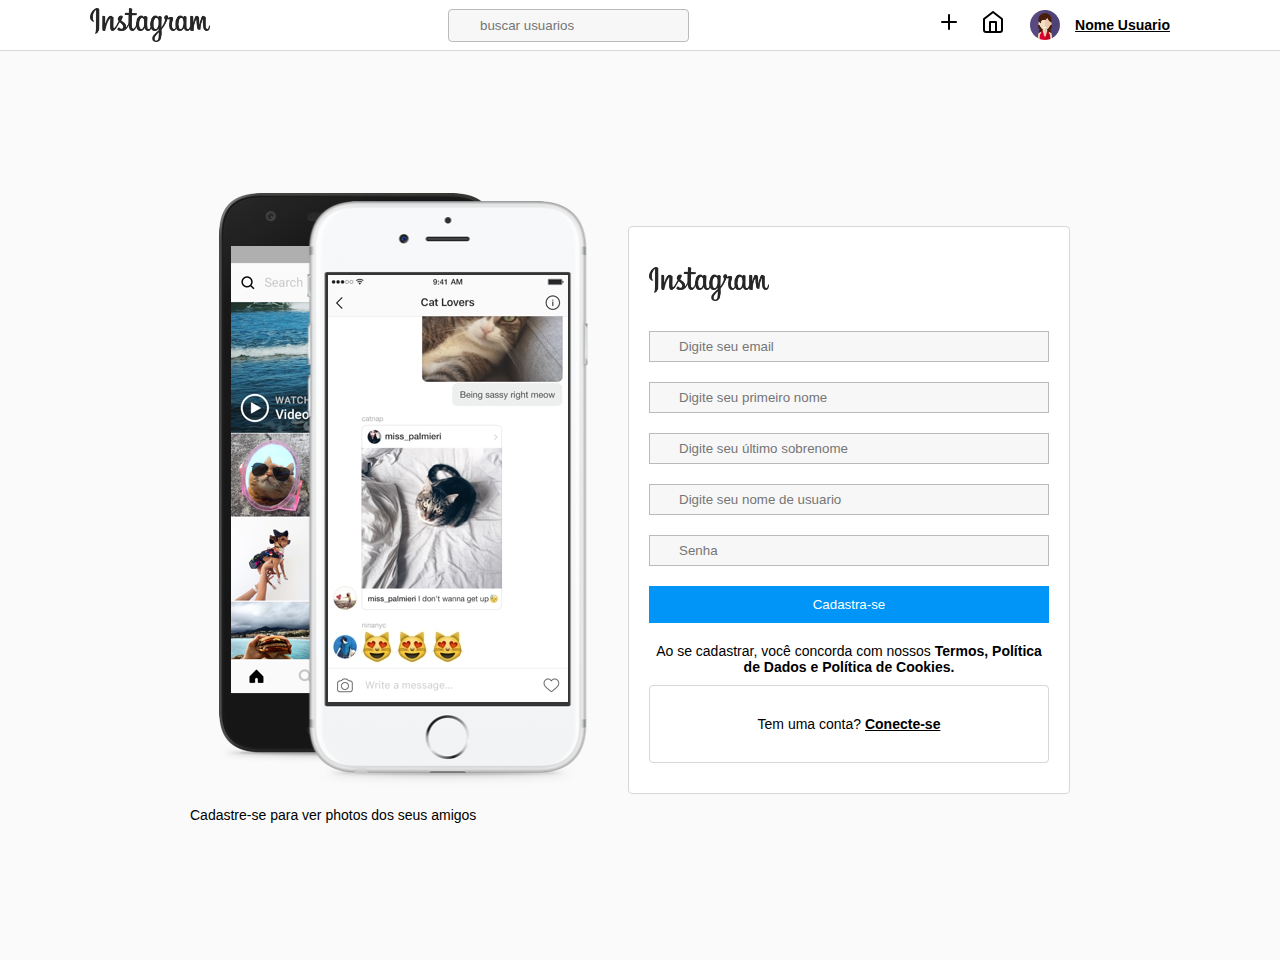
<file: index.html>
<!DOCTYPE html>
<html>

<head>
    <title>Fake Instagram</title>
    <meta name="viewport" content="width=device-width, initial-scale=1.0">
    <link rel='stylesheet' href='./assets/css/style.css' />
</head>

<body class="fundo">
    <header>
        <div class="container header">
          <div id="logo">
            <img src="./assets/img/logo.png">
          </div>
          <div class="busca">
            <form>
              <input type="search" class="search" placeholder="buscar usuarios">
            </form>
          </div>
          <nav>
            <a href="/publicar">
              <img src="./assets/img/icons/plus.svg" alt="Adicionar Publicação" title="Adicionar Publicação">
            </a>
            <a href="/home">
              <img src="./assets/img/icons/home.svg">
            </a>
            <a href="">
              <div class="avatar-content">
                <img class="avatar" src="./assets/img/avatar-example.png">
                <div class="user">Nome Usuário</div>
              </div>
            </a>
          </nav>
        </div>
    </header>
    <main class="container content-auth">
        <div id="banner">
            <img src="./assets/img/banner-login.png" alt="" srcset="">
            <p class="photos">
                Cadastre-se para ver fotos dos seus amigos
            </p>
        </div>
        <form class="form-auth card" method="post" action="/registro">
            <div id="logo">
                <img src="./assets/img/logo.png" alt="">
            </div>
            <div class="divs">
            <input type="email" name="email" placeholder="Digite seu email">
            <input type="text" name="name" placeholder="Digite seu nome completo">
            <input type="text" name="surname" placeholder="Digite seu último sobrenome">
            <input type="text" name="username" placeholder="Digite seu nome de usuario">
            <input type="password" name="password" placeholder="Senha">
            <button type="submit">
                Cadastra-se
            </button>
          </div>
            <p>
                Ao se cadastrar, você concorda com nossos <b>Termos, Política de Dados e Política de Cookies.</b>
            </p>
            <div class="register card">
                <p> Tem uma conta? <a href="/login"><b>Conecte-se</b></a> </p>
            </div>
        </form>

    </main>
</body>

</html>
<script src="./index.js"></script>
</file>
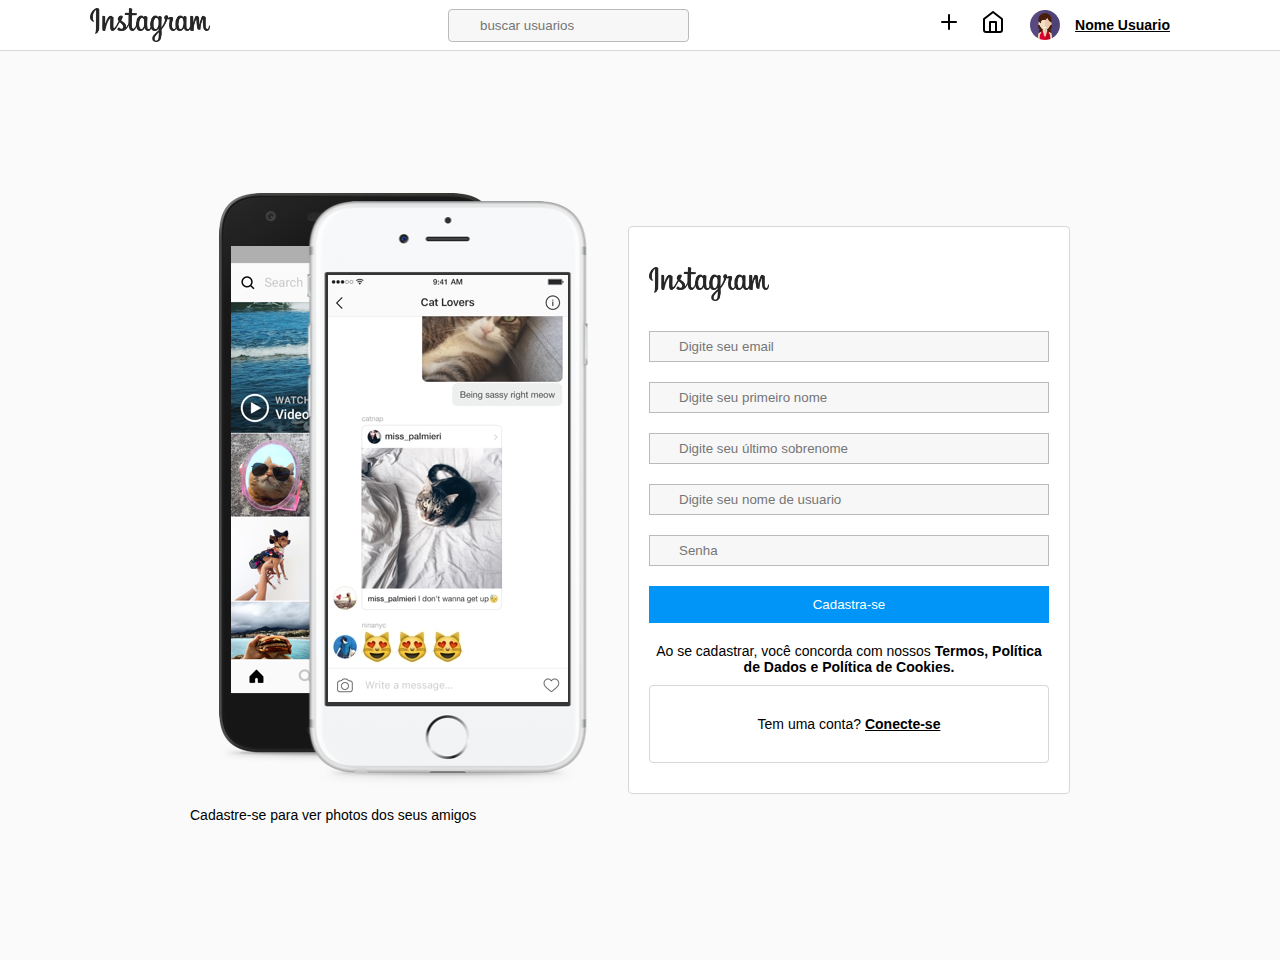
<file: cadastro.html>
<!DOCTYPE html>
<html>

<head>
    <title>Fake Instagram</title>
    <meta name="viewport" content="width=device-width, initial-scale=1.0">
    <link rel='stylesheet' href='/css/style.css' />
</head>

<body class="fundo">
    <header>
        <div class="container header">
          <div id="logo">
            <img src="/img/logo.png">
          </div>
          <div class="busca">
            <form>
              <input type="search" class="search" placeholder="buscar usuarios">
            </form>
          </div>
          <nav>
            <a href="/publicar">
              <img src="/img/icons/plus.svg" alt="Adicionar Publicação" title="Adicionar Publicação">
            </a>
            <a href="/home">
              <img src="/img/icons/home.svg">
            </a>
            <a href="">
              <div class="avatar-content">
                <img class="avatar" src="/img/avatar-example.png">
                <div class="user">Nome Usuário</div>
              </div>
            </a>
          </nav>
        </div>
    </header>
    <main class="container content-auth">
        <div id="banner">
            <img src="/img/banner-login.png" alt="" srcset="">
            <p class="photos">
                Cadastre-se para ver fotos dos seus amigos
            </p>
        </div>
        <form class="form-auth card" method="post" action="/registro">
            <div id="logo">
                <img src="img/logo.png" alt="">
            </div>
            <div class="divs">
            <input type="email" name="email" placeholder="Digite seu email">
            <input type="text" name="name" placeholder="Digite seu nome completo">
            <input type="text" name="surname" placeholder="Digite seu último sobrenome">
            <input type="text" name="username" placeholder="Digite seu nome de usuario">
            <input type="password" name="password" placeholder="Senha">
            <button type="submit">
                Cadastra-se
            </button>
          </div>
            <p>
                Ao se cadastrar, você concorda com nossos <b>Termos, Política de Dados e Política de Cookies.</b>
            </p>
            <div class="register card">
                <p> Tem uma conta? <a href="/login"><b>Conecte-se</b></a> </p>
            </div>
        </form>

    </main>
</body>

</html>
<script src="./cadastro.js"></script>
</file>
<file: assets/css/style.css>
body {
  margin: 0;
  padding: 0;
  font: 14px "Lucida Grande", Helvetica, Arial, sans-serif;
}
.auth{
  background: #fafafa;
}

.divs {
  display: flex;
  flex-direction: column;
}

a {
  color: #00B7FF;
}
header{
  height: 50px;
  border-bottom: 0.5px solid #d7d7d7;
  position: fixed;
  background: #fff;
  z-index: 999;
  top: 0;
  left: 0;
  right: 0;
}
.container{
    max-width: 1100px;
    margin: 0 auto;
}

.header{
  display: flex;
  justify-content: space-between;
  align-items: center;
  height:100%;
  padding: 0 10px;
}
.content {
  display: flex;
  justify-content: center;
  margin-top: 25px;
  align-items: center;
  flex-direction: column;
}
.content-auth {
  display: flex;
  justify-content: space-between;
  align-items: center;
  max-width:900px;
  height: 100vh;
  margin-top: 60px;

}
header nav{
  display: flex;
  justify-content: space-around;
}
header nav *{
  margin: 0 5px;
}
.avatar-content {
  display: flex;
  justify-content: center;
  align-items: center;
}
a{
  color:black;
}


#logo {
    width: 120px;
    display: flex;
    /* margin: 0 auto; */
}
#logo img{
  width: 100%;
}
.busca form{
    background: #f7f7f7;
    padding: 7px 29px;
    color: gray;
    border: 0.5px solid #bbbbbb;
    border-radius: 4px;
}
.busca form input{
    background: none;
    border: none;
}

.card {
    margin: 20px;
    border: 1px solid #d7d7d7;
    border-radius: 4px;
}

.card-header{
    display: flex;
    justify-content: space-between;
    padding: 10px;
}
.card-header div{
  display: flex;
  align-items: center;
  justify-content: space-between;
}
.card-header div b{
  margin-left: 10px;
}
.card-img{
  width: 100%;
}
.card-img img{
  width: 100%;
}
.avatar{ 
  width: 30px;
}
.card-body{
    padding: 10px;
}
.card-itens{
  display: flex;
  align-items: center;
  justify-content: space-between;
}
.likes{
  display: flex;
  align-items: center;
}

.likes b{
  margin-left: 10px;
}

.card-comments{
    font-size: 14px;
}

.form-comments{
    padding: 10px;
    border-top: 0.5px solid #d7d7d7;
    display: flex;
    justify-content: space-between;
}

.form-comments input{
  border: none;
  width: 100%;
}

.form-comments input:focus,  .form-comments .input:active{
  border: none;
  box-shadow: none;
  outline: 0;
}


.form-comments button{
  border: none;
  background-color: none;
  background: none;
  color: blue;
  padding: 10px;
}


.form-auth {
  max-width: 400px;
  background: #fff;
  text-align: center;
}

.form-auth *{
  margin: 10px 0;
}

.form-auth input {
    background: #f7f7f7;
    padding: 7px 29px;
    color: gray;
    border: 0.5px solid #bbbbbb;
}
.form-auth button{
  border: 1px solid transparent;
    background-color: #0095f6;
    background-color: rgba(var(--d69,0,149,246),1);
    padding: 10px 20px;
    color: #fff;
}

.form-auth.card {
    padding: 20px;
}
.register.card{
    padding: 20px;
}

@media(max-width:560px){
  .busca{
    display: none;
  }
  .content-auth{
    justify-content: center;
  }
  #banner{
    display: none;
  }
}
</file>
<file: css/style.css>
body {
  margin: 0;
  padding: 0;
  font: 14px "Lucida Grande", Helvetica, Arial, sans-serif;
}
.auth{
  background: #fafafa;
}

.divs {
  display: flex;
  flex-direction: column;
}

a {
  color: #00B7FF;
}
header{
  height: 50px;
  border-bottom: 0.5px solid #d7d7d7;
  position: fixed;
  background: #fff;
  z-index: 999;
  top: 0;
  left: 0;
  right: 0;
}
.container{
    max-width: 1100px;
    margin: 0 auto;
}

.header{
  display: flex;
  justify-content: space-between;
  align-items: center;
  height:100%;
  padding: 0 10px;
}
.content {
  display: flex;
  justify-content: center;
  margin-top: 25px;
  align-items: center;
  flex-direction: column;
}
.content-auth {
  display: flex;
  justify-content: space-between;
  align-items: center;
  max-width:900px;
  height: 100vh;
  margin-top: 60px;

}
header nav{
  display: flex;
  justify-content: space-around;
}
header nav *{
  margin: 0 5px;
}
.avatar-content {
  display: flex;
  justify-content: center;
  align-items: center;
}
a{
  color:black;
}


#logo {
    width: 120px;
    display: flex;
    /* margin: 0 auto; */
}
#logo img{
  width: 100%;
}
.busca form{
    background: #f7f7f7;
    padding: 7px 29px;
    color: gray;
    border: 0.5px solid #bbbbbb;
    border-radius: 4px;
}
.busca form input{
    background: none;
    border: none;
}

.card {
    margin: 20px;
    border: 1px solid #d7d7d7;
    border-radius: 4px;
}

.card-header{
    display: flex;
    justify-content: space-between;
    padding: 10px;
}
.card-header div{
  display: flex;
  align-items: center;
  justify-content: space-between;
}
.card-header div b{
  margin-left: 10px;
}
.card-img{
  width: 100%;
}
.card-img img{
  width: 100%;
}
.avatar{ 
  width: 30px;
}
.card-body{
    padding: 10px;
}
.card-itens{
  display: flex;
  align-items: center;
  justify-content: space-between;
}
.likes{
  display: flex;
  align-items: center;
}

.likes b{
  margin-left: 10px;
}

.card-comments{
    font-size: 14px;
}

.form-comments{
    padding: 10px;
    border-top: 0.5px solid #d7d7d7;
    display: flex;
    justify-content: space-between;
}

.form-comments input{
  border: none;
  width: 100%;
}

.form-comments input:focus,  .form-comments .input:active{
  border: none;
  box-shadow: none;
  outline: 0;
}


.form-comments button{
  border: none;
  background-color: none;
  background: none;
  color: blue;
  padding: 10px;
}


.form-auth {
  max-width: 400px;
  background: #fff;
  text-align: center;
}

.form-auth *{
  margin: 10px 0;
}

.form-auth input {
    background: #f7f7f7;
    padding: 7px 29px;
    color: gray;
    border: 0.5px solid #bbbbbb;
}
.form-auth button{
  border: 1px solid transparent;
    background-color: #0095f6;
    background-color: rgba(var(--d69,0,149,246),1);
    padding: 10px 20px;
    color: #fff;
}

.form-auth.card {
    padding: 20px;
}
.register.card{
    padding: 20px;
}

@media(max-width:560px){
  .busca{
    display: none;
  }
  .content-auth{
    justify-content: center;
  }
  #banner{
    display: none;
  }
}
</file>
